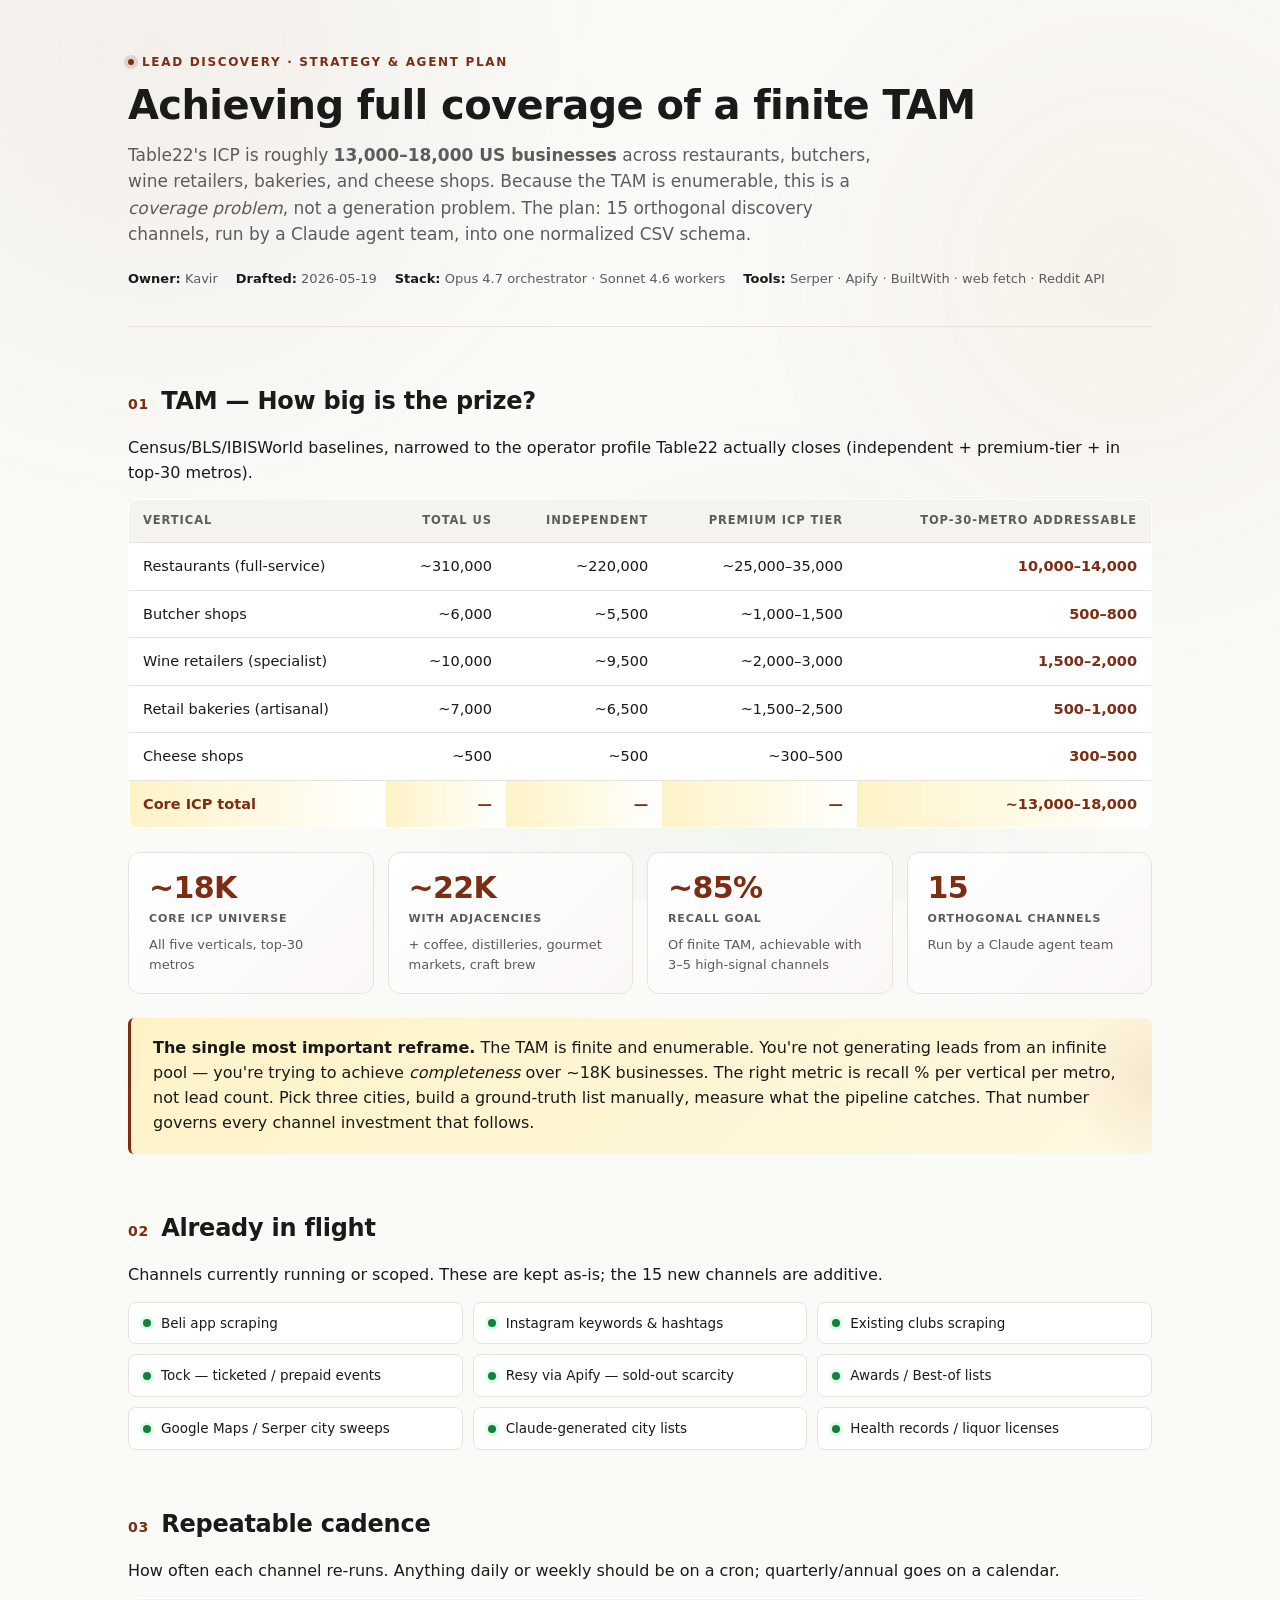
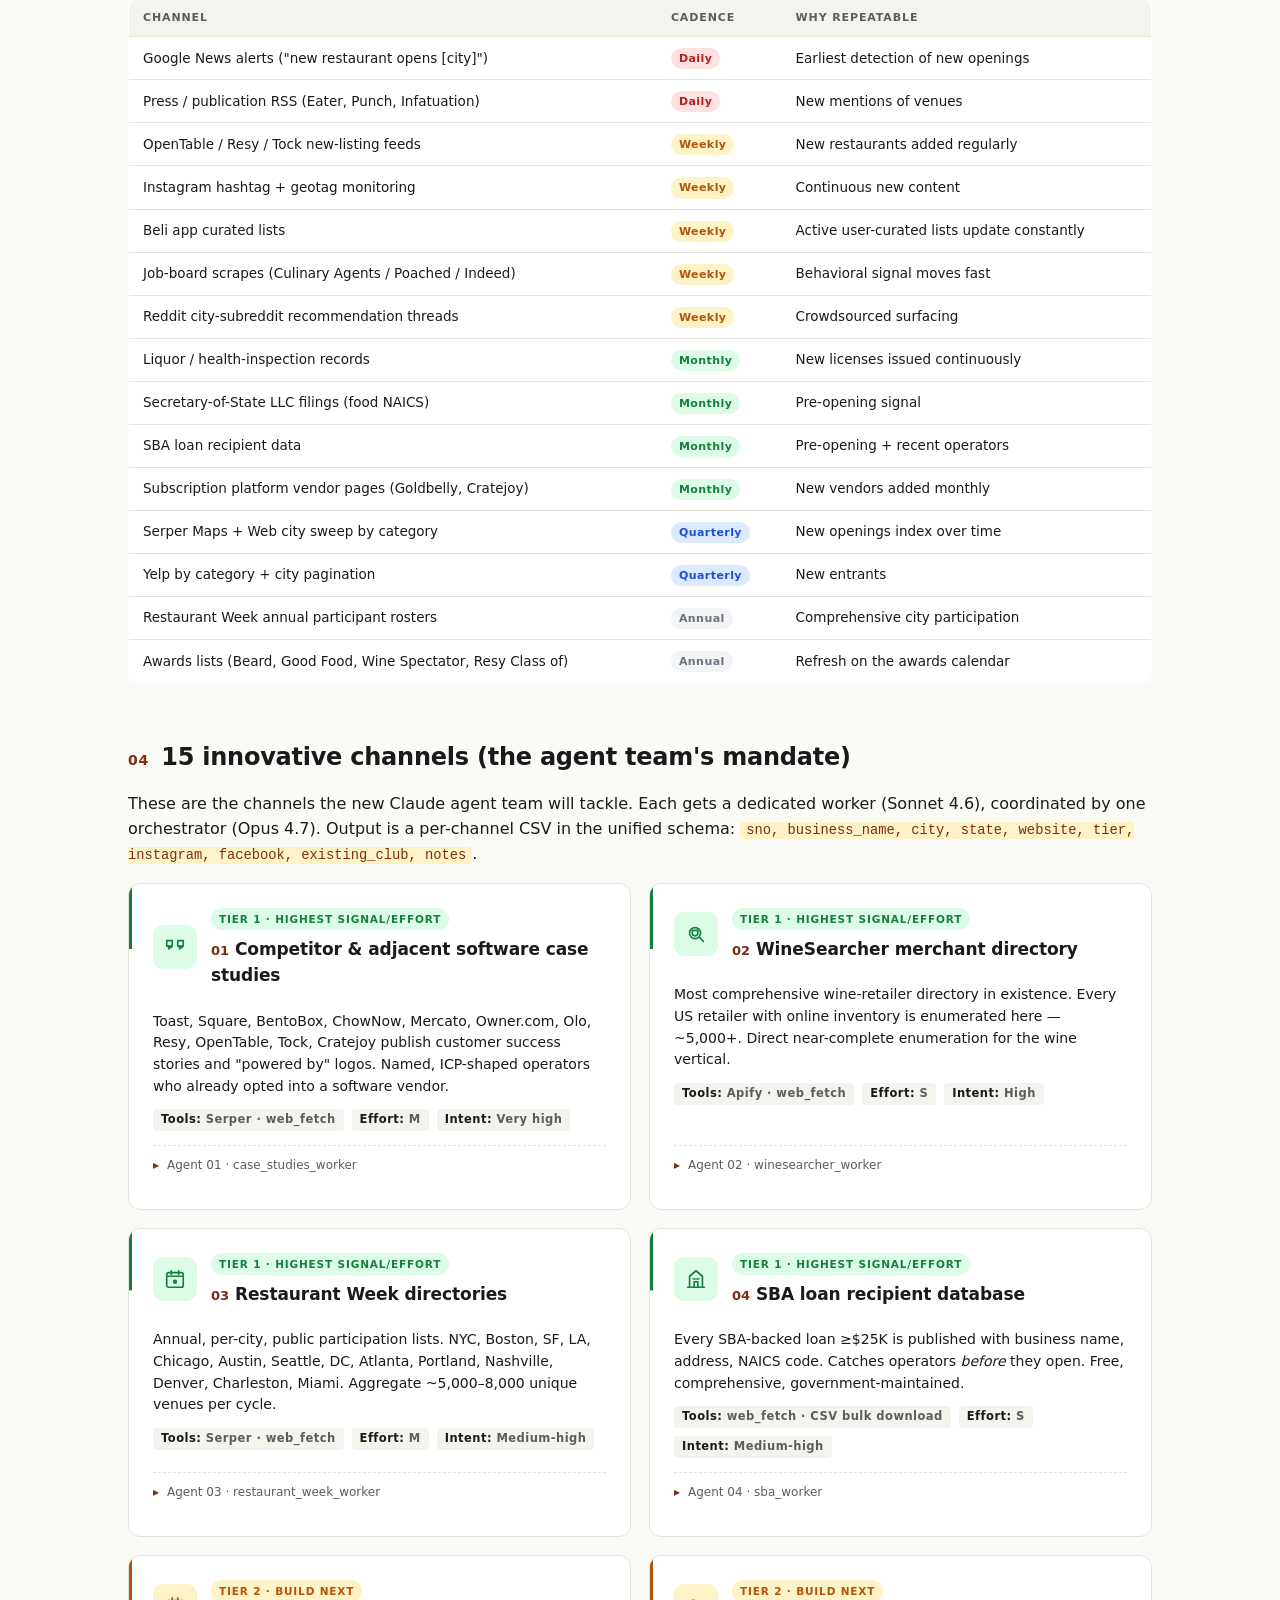
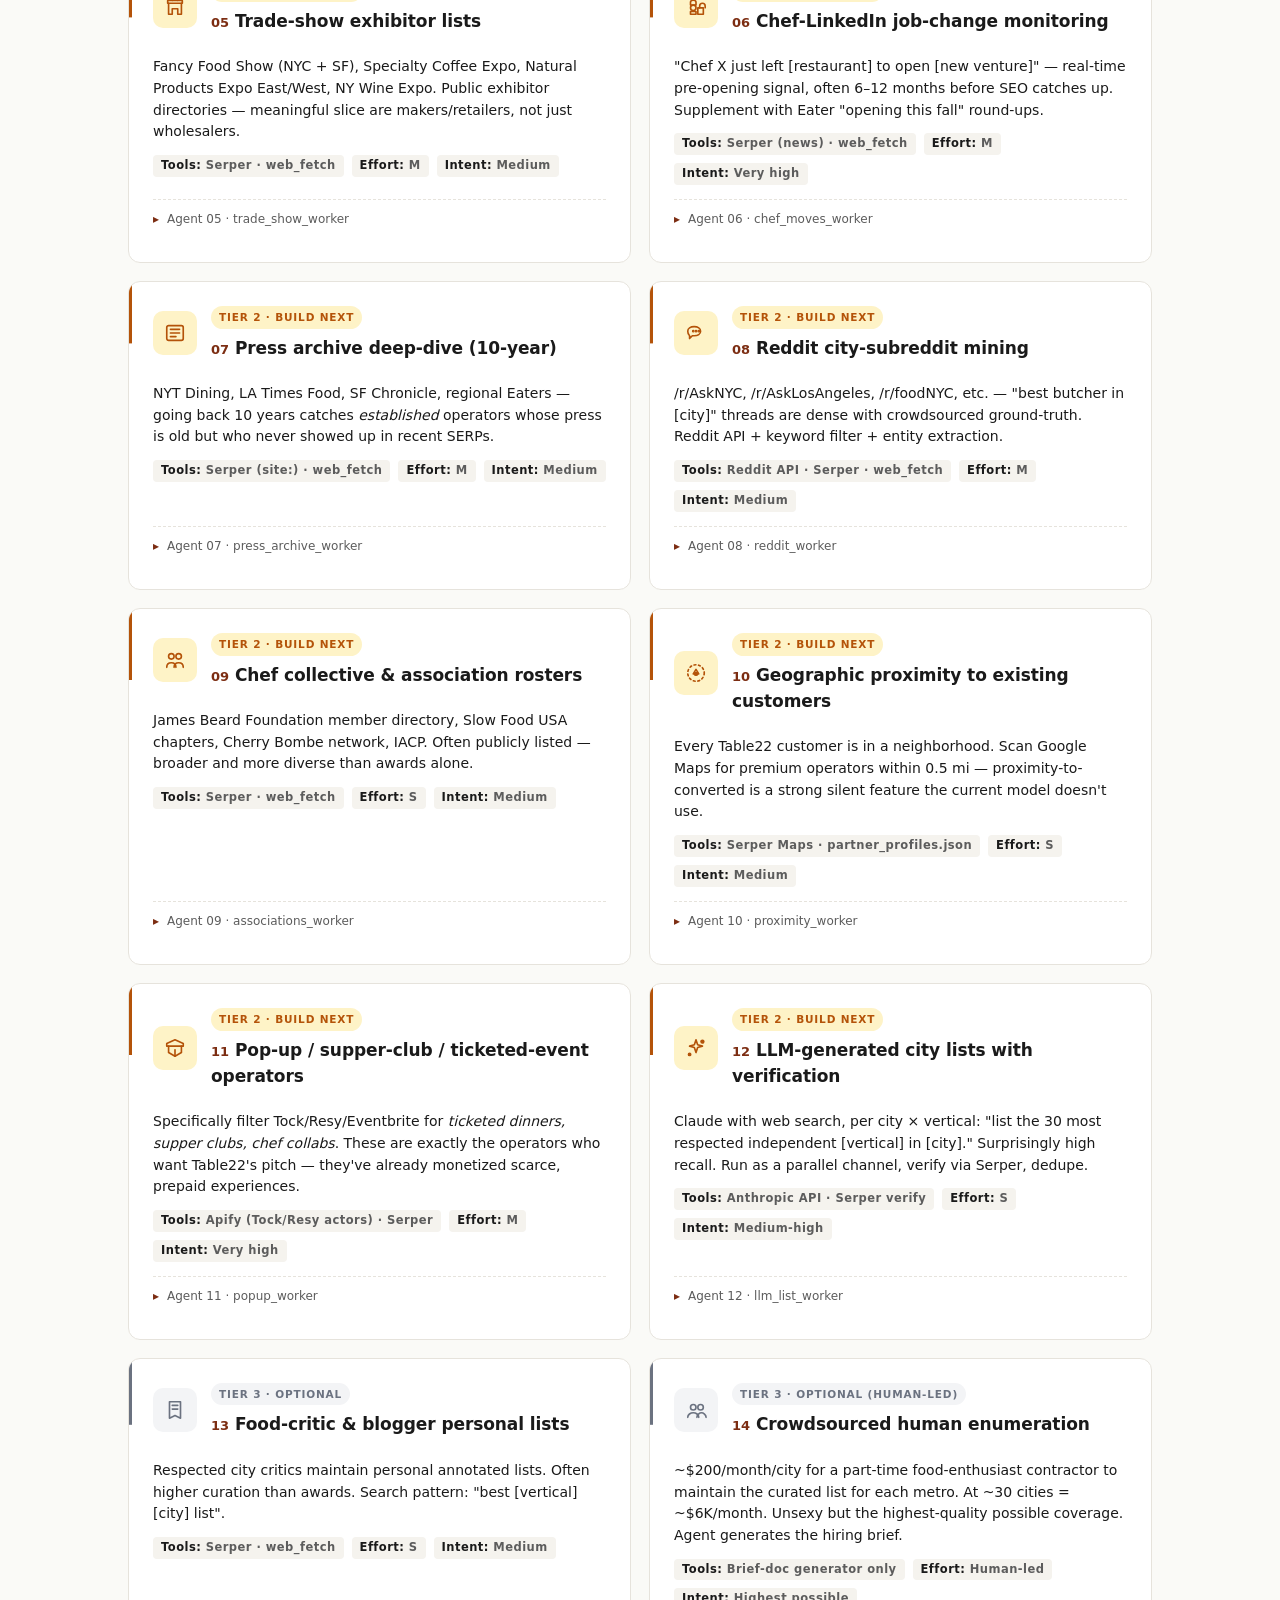
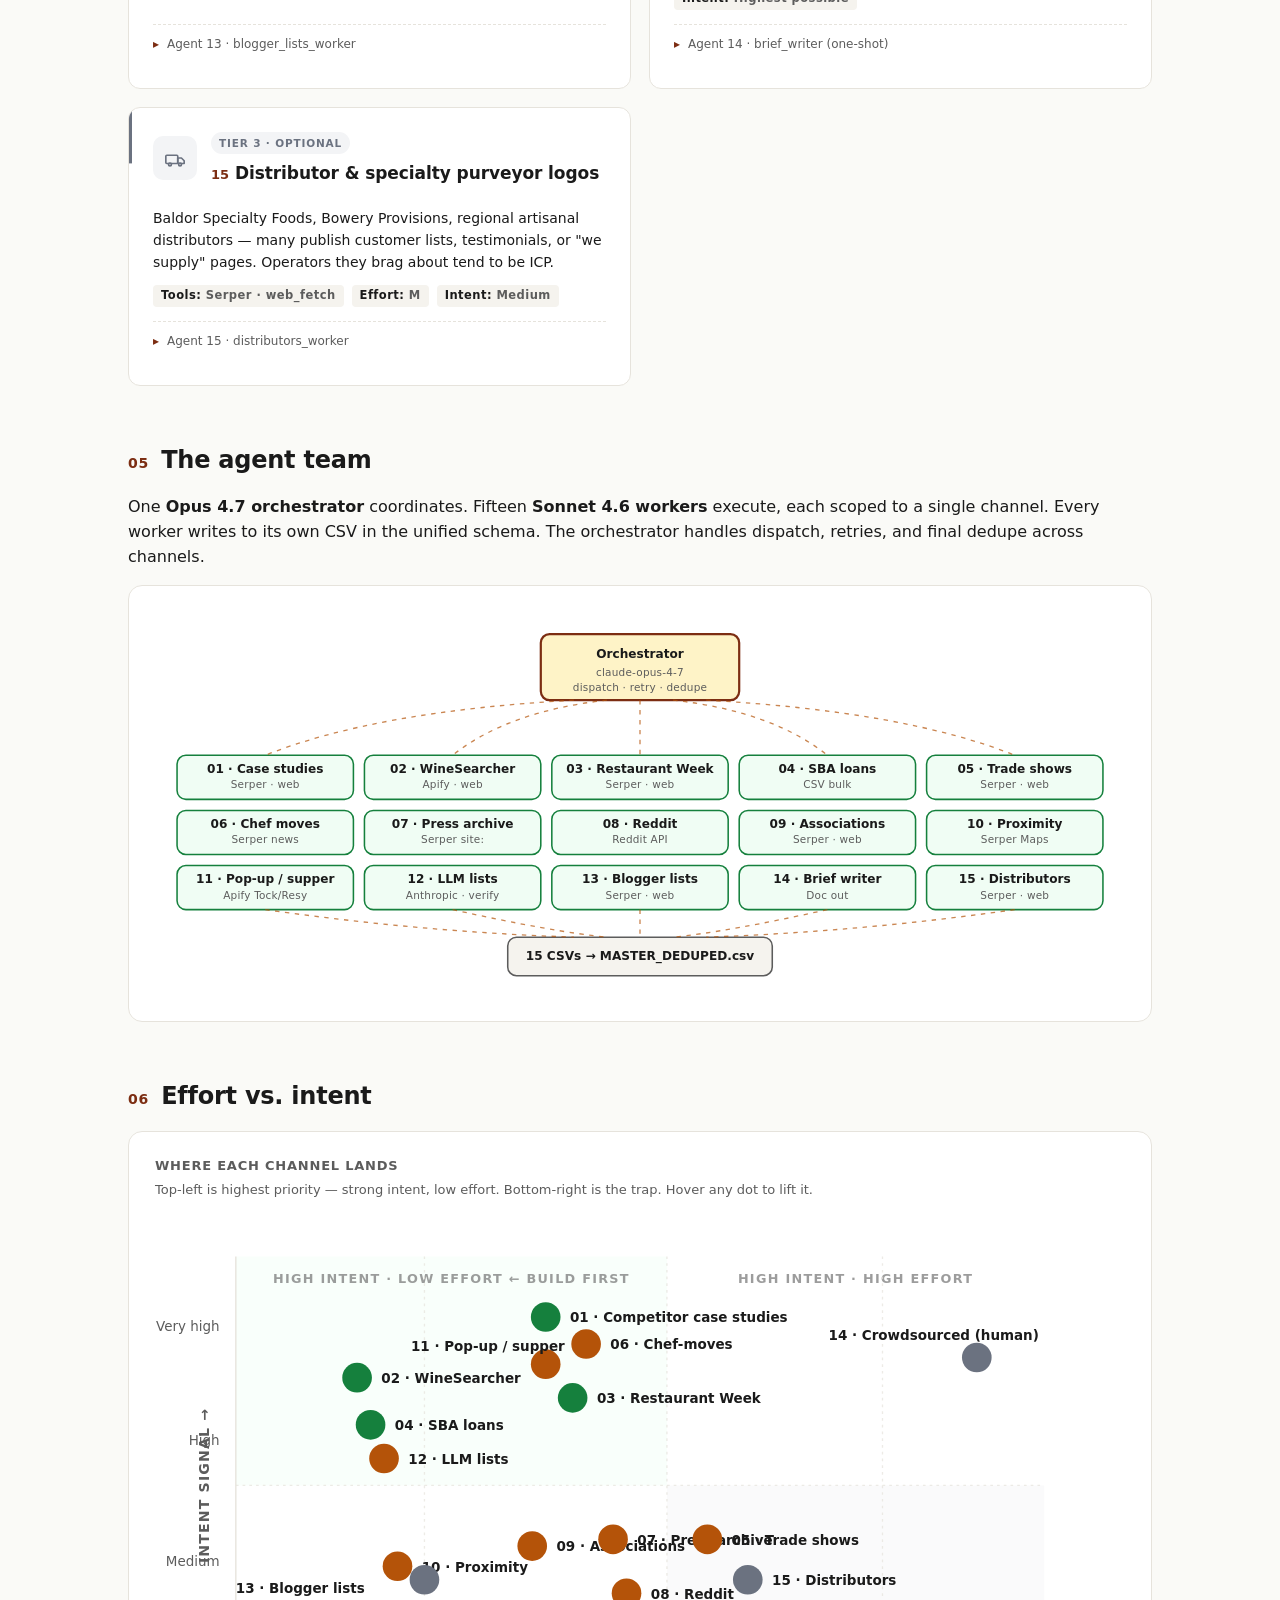
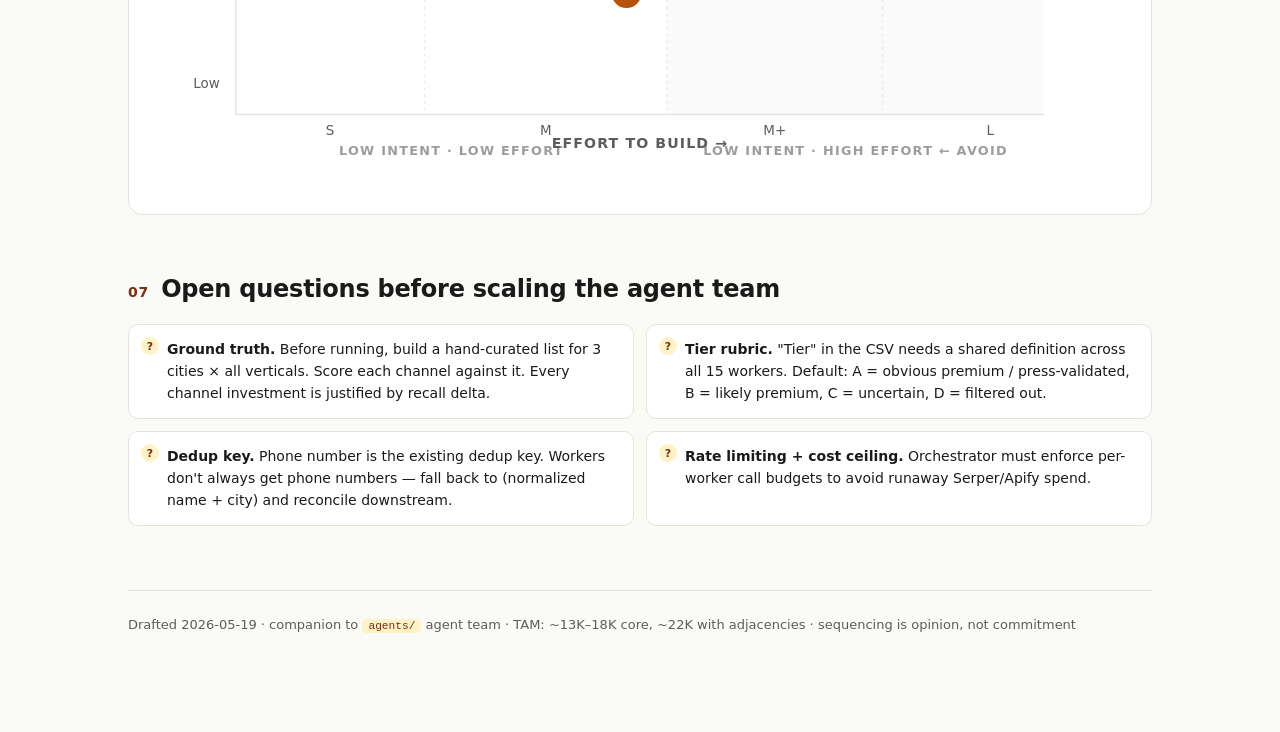
<file: lead-discovery-plan.html>
<!DOCTYPE html>
<html lang="en">
<head>
<meta charset="UTF-8" />
<meta name="viewport" content="width=device-width, initial-scale=1.0" />
<title>Lead Discovery Strategy — Table22</title>
<style>
  :root {
    --bg: #fafaf7;
    --bg-deep: #f3f0e8;
    --panel: #ffffff;
    --ink: #1a1a1a;
    --muted: #5c5c5c;
    --line: #e6e3dc;
    --accent: #7c2d12;
    --accent-2: #b45309;
    --accent-soft: #fef3c7;
    --tier1: #15803d;
    --tier1-bg: #dcfce7;
    --tier2: #b45309;
    --tier2-bg: #fef3c7;
    --tier3: #6b7280;
    --tier3-bg: #f3f4f6;
    --flow: #b45309;
  }
  * { box-sizing: border-box; }
  html { scroll-behavior: smooth; }
  body {
    margin: 0;
    padding: 0;
    color: var(--ink);
    font-family: ui-sans-serif, system-ui, -apple-system, "Segoe UI", Helvetica, Arial, sans-serif;
    font-size: 16px;
    line-height: 1.55;
    -webkit-font-smoothing: antialiased;
    background: var(--bg);
    overflow-x: hidden;
  }
  body::before {
    content: "";
    position: fixed;
    inset: 0;
    z-index: -1;
    background:
      radial-gradient(900px circle at 12% 6%, rgba(124, 45, 18, 0.05), transparent 55%),
      radial-gradient(800px circle at 88% 30%, rgba(180, 83, 9, 0.05), transparent 55%),
      radial-gradient(700px circle at 60% 88%, rgba(21, 128, 61, 0.04), transparent 55%);
    animation: drift 22s ease-in-out infinite alternate;
  }
  @keyframes drift {
    0% { transform: translate3d(0, 0, 0) scale(1); }
    100% { transform: translate3d(-2%, 1%, 0) scale(1.06); }
  }
  .wrap {
    max-width: 1080px;
    margin: 0 auto;
    padding: 48px 28px 96px;
  }
  header.hero {
    border-bottom: 1px solid var(--line);
    padding-bottom: 36px;
    margin-bottom: 36px;
  }
  .eyebrow {
    color: var(--accent);
    font-size: 12px;
    letter-spacing: 0.14em;
    text-transform: uppercase;
    font-weight: 600;
    margin: 0 0 12px;
    display: inline-flex;
    align-items: center;
    gap: 8px;
  }
  .eyebrow::before {
    content: "";
    width: 6px; height: 6px;
    border-radius: 50%;
    background: var(--accent);
    box-shadow: 0 0 0 4px rgba(124, 45, 18, 0.15);
    animation: pulse 2.4s ease-in-out infinite;
  }
  @keyframes pulse {
    0%, 100% { transform: scale(1); box-shadow: 0 0 0 4px rgba(124, 45, 18, 0.18); }
    50% { transform: scale(1.3); box-shadow: 0 0 0 8px rgba(124, 45, 18, 0.06); }
  }
  h1 {
    font-size: 40px;
    line-height: 1.12;
    margin: 0 0 14px;
    font-weight: 700;
    letter-spacing: -0.015em;
  }
  code {
    font-family: "SF Mono", ui-monospace, Menlo, Consolas, monospace;
    font-size: 0.86em;
    background: var(--accent-soft);
    padding: 1px 6px;
    border-radius: 4px;
    color: var(--accent);
  }
  .subtitle { color: var(--muted); font-size: 17px; max-width: 760px; margin: 0; }
  .meta {
    display: flex; gap: 18px; flex-wrap: wrap;
    margin-top: 22px;
    color: var(--muted);
    font-size: 13px;
  }
  .meta span strong { color: var(--ink); }
  h2 {
    font-size: 24px;
    margin: 56px 0 16px;
    letter-spacing: -0.01em;
    display: flex;
    align-items: baseline;
    gap: 12px;
  }
  h2 .num {
    color: var(--accent);
    font-variant-numeric: tabular-nums;
    font-size: 14px;
    font-weight: 700;
    letter-spacing: 0.06em;
  }
  p { margin: 0 0 14px; }
  .callout {
    background: linear-gradient(135deg, var(--accent-soft) 0%, #fff7e0 100%);
    border-left: 3px solid var(--accent);
    padding: 18px 22px;
    border-radius: 6px;
    margin: 0 0 16px;
    position: relative;
    overflow: hidden;
  }
  .callout::after {
    content: "";
    position: absolute;
    top: -30%; right: -10%;
    width: 200px; height: 200px;
    background: radial-gradient(circle, rgba(124, 45, 18, 0.08), transparent 60%);
    pointer-events: none;
  }
  .callout p:last-child { margin-bottom: 0; }

  /* TAM TABLE */
  .tam-table {
    width: 100%;
    border-collapse: collapse;
    background: var(--panel);
    border: 1px solid var(--line);
    border-radius: 10px;
    overflow: hidden;
    margin-top: 12px;
    font-size: 14.5px;
  }
  .tam-table th, .tam-table td {
    text-align: right;
    padding: 12px 14px;
    border-bottom: 1px solid var(--line);
  }
  .tam-table th:first-child, .tam-table td:first-child { text-align: left; }
  .tam-table th {
    background: #f5f3ee;
    font-weight: 600;
    font-size: 11.5px;
    text-transform: uppercase;
    letter-spacing: 0.08em;
    color: var(--muted);
  }
  .tam-table tr.total td {
    background: linear-gradient(90deg, var(--accent-soft), transparent);
    font-weight: 700;
    color: var(--accent);
    border-bottom: none;
  }
  .tam-table tr:hover td { background: #faf8f2; }
  .tam-table tr.total:hover td { background: var(--accent-soft); }
  .tam-table td.hot { color: var(--accent); font-weight: 600; }

  .stats {
    display: grid;
    grid-template-columns: repeat(4, 1fr);
    gap: 14px;
    margin: 24px 0 8px;
  }
  .stat {
    background: var(--panel);
    border: 1px solid var(--line);
    border-radius: 12px;
    padding: 18px 20px;
    position: relative;
    overflow: hidden;
    transition: transform 0.22s ease, box-shadow 0.22s ease;
  }
  .stat:hover { transform: translateY(-2px); box-shadow: 0 12px 24px -16px rgba(0,0,0,.18); }
  .stat::before {
    content: "";
    position: absolute;
    inset: 0;
    background: linear-gradient(135deg, transparent 0%, rgba(124,45,18,0.04) 100%);
    pointer-events: none;
  }
  .stat .num {
    font-size: 30px;
    font-weight: 700;
    letter-spacing: -0.02em;
    color: var(--accent);
    font-variant-numeric: tabular-nums;
    line-height: 1.1;
  }
  .stat .lbl {
    font-size: 11px;
    text-transform: uppercase;
    letter-spacing: 0.08em;
    color: var(--muted);
    margin-top: 6px;
    font-weight: 600;
  }
  .stat .sub {
    margin-top: 8px;
    font-size: 13px;
    color: var(--muted);
  }

  /* IN-FLIGHT */
  .inflight {
    display: grid;
    grid-template-columns: repeat(3, 1fr);
    gap: 10px;
    margin-top: 12px;
  }
  .inflight .chip {
    background: var(--panel);
    border: 1px solid var(--line);
    border-radius: 8px;
    padding: 10px 14px;
    font-size: 13.5px;
    display: flex;
    align-items: center;
    gap: 10px;
    transition: border-color 0.2s ease;
  }
  .inflight .chip:hover { border-color: var(--accent-2); }
  .inflight .chip::before {
    content: "";
    width: 8px;
    height: 8px;
    border-radius: 50%;
    background: var(--tier1);
    flex-shrink: 0;
    box-shadow: 0 0 0 3px var(--tier1-bg);
  }

  /* REPEATABLE CADENCE */
  table.cadence {
    width: 100%;
    border-collapse: collapse;
    margin-top: 12px;
    background: var(--panel);
    border: 1px solid var(--line);
    border-radius: 10px;
    overflow: hidden;
    font-size: 13.5px;
  }
  table.cadence th, table.cadence td {
    padding: 10px 14px;
    text-align: left;
    border-bottom: 1px solid var(--line);
  }
  table.cadence th {
    background: #f5f3ee;
    font-size: 11px;
    text-transform: uppercase;
    letter-spacing: 0.08em;
    color: var(--muted);
    font-weight: 600;
  }
  table.cadence tr:last-child td { border-bottom: none; }
  table.cadence tr:hover td { background: #faf8f2; }
  .cad-pill {
    display: inline-block;
    padding: 2px 8px;
    border-radius: 999px;
    font-size: 11px;
    font-weight: 700;
    letter-spacing: 0.04em;
  }
  .cad-daily { background: #fee2e2; color: #b91c1c; }
  .cad-weekly { background: #fef3c7; color: #b45309; }
  .cad-monthly { background: #dcfce7; color: var(--tier1); }
  .cad-quarterly { background: #dbeafe; color: #1d4ed8; }
  .cad-annual { background: #f3f4f6; color: var(--tier3); }

  /* CHANNEL CARDS */
  .grid {
    display: grid;
    grid-template-columns: repeat(2, 1fr);
    gap: 18px;
    margin-top: 16px;
  }
  .card {
    background: var(--panel);
    border: 1px solid var(--line);
    border-radius: 12px;
    padding: 22px 24px 20px;
    display: flex;
    flex-direction: column;
    position: relative;
    transition: transform 0.22s ease, box-shadow 0.22s ease, border-color 0.22s ease;
    overflow: hidden;
  }
  .card::before {
    content: "";
    position: absolute;
    left: 0; top: 0;
    width: 3px;
    height: 100%;
    background: var(--tier3);
    transform: scaleY(0.2);
    transform-origin: top;
    transition: transform 0.35s ease;
  }
  .card.t1::before { background: var(--tier1); }
  .card.t2::before { background: var(--tier2); }
  .card:hover {
    transform: translateY(-3px);
    box-shadow: 0 14px 30px -18px rgba(0, 0, 0, 0.18);
    border-color: #d4cfc2;
  }
  .card:hover::before { transform: scaleY(1); }
  .card-head {
    display: flex;
    align-items: center;
    gap: 14px;
    margin-bottom: 10px;
  }
  .icon-bubble {
    width: 44px;
    height: 44px;
    border-radius: 10px;
    display: flex;
    align-items: center;
    justify-content: center;
    flex-shrink: 0;
    background: var(--tier3-bg);
    color: var(--tier3);
    transition: transform 0.3s ease;
  }
  .card.t1 .icon-bubble { background: var(--tier1-bg); color: var(--tier1); }
  .card.t2 .icon-bubble { background: var(--tier2-bg); color: var(--tier2); }
  .card:hover .icon-bubble { transform: rotate(-6deg) scale(1.05); }
  .icon-bubble svg { width: 22px; height: 22px; }
  .card .tier {
    display: inline-block;
    font-size: 10.5px;
    font-weight: 700;
    letter-spacing: 0.08em;
    text-transform: uppercase;
    padding: 3px 8px;
    border-radius: 999px;
    margin-bottom: 2px;
  }
  .tier-1 { background: var(--tier1-bg); color: var(--tier1); }
  .tier-2 { background: var(--tier2-bg); color: var(--tier2); }
  .tier-3 { background: var(--tier3-bg); color: var(--tier3); }
  .card h3 {
    margin: 4px 0 0;
    font-size: 17px;
    letter-spacing: -0.005em;
  }
  .card h3 .num {
    color: var(--accent);
    font-size: 13px;
    font-weight: 700;
    margin-right: 6px;
    font-variant-numeric: tabular-nums;
  }
  .card .lede {
    color: var(--ink);
    font-size: 14px;
    margin: 12px 0 12px;
  }
  .card .meta-row {
    display: flex;
    gap: 8px;
    flex-wrap: wrap;
    margin-bottom: 14px;
    font-size: 11.5px;
  }
  .card .meta-row .m {
    padding: 2px 8px;
    background: #f5f3ee;
    border-radius: 4px;
    color: var(--muted);
    font-weight: 600;
    letter-spacing: 0.04em;
  }
  .card .meta-row .m strong { color: var(--ink); }
  .card .agent {
    font-size: 12px;
    color: var(--muted);
    border-top: 1px dashed var(--line);
    padding-top: 10px;
    margin-top: auto;
    display: flex;
    align-items: center;
    gap: 8px;
  }
  .card .agent::before {
    content: "▸";
    color: var(--accent);
  }

  /* CHART */
  .chart {
    background: var(--panel);
    border: 1px solid var(--line);
    border-radius: 14px;
    padding: 24px 26px;
    margin-top: 16px;
  }
  .chart h4 {
    margin: 0 0 4px;
    font-size: 13px;
    letter-spacing: 0.06em;
    text-transform: uppercase;
    color: var(--muted);
    font-weight: 600;
  }
  .chart p.note {
    margin: 0 0 16px;
    font-size: 13px;
    color: var(--muted);
  }
  .chart svg { width: 100%; height: auto; }
  .axis-line { stroke: var(--line); stroke-width: 1; }
  .axis-grid { stroke: var(--line); stroke-width: 1; stroke-dasharray: 2 3; opacity: 0.7; }
  .axis-label { font: 600 10.5px ui-sans-serif, system-ui, sans-serif; fill: var(--muted); letter-spacing: 0.08em; text-transform: uppercase; }
  .axis-tick { font: 500 10px ui-sans-serif, system-ui, sans-serif; fill: var(--muted); }
  .dot { transition: transform 0.25s ease; transform-origin: center; transform-box: fill-box; cursor: default; }
  .dot:hover { transform: scale(1.4); }
  .dot-label { font: 600 10px ui-sans-serif, system-ui, sans-serif; fill: var(--ink); }
  .dot.t1 { fill: var(--tier1); }
  .dot.t2 { fill: var(--tier2); }
  .dot.t3 { fill: var(--tier3); }
  .quadrant-label {
    font: 600 9.5px ui-sans-serif, system-ui, sans-serif;
    fill: var(--muted);
    letter-spacing: 0.1em;
    text-transform: uppercase;
    opacity: 0.6;
  }

  /* AGENT TEAM DIAGRAM */
  .team-diagram {
    background: var(--panel);
    border: 1px solid var(--line);
    border-radius: 14px;
    padding: 26px;
    margin-top: 16px;
  }
  .team-diagram svg { width: 100%; height: auto; }
  .team-node { fill: var(--panel); stroke: var(--line); stroke-width: 1.4; rx: 8; }
  .team-node.orch { fill: #fef3c7; stroke: var(--accent); stroke-width: 2; }
  .team-node.worker { fill: #f0fdf4; stroke: var(--tier1); }
  .team-node.out { fill: #f5f3ee; stroke: var(--muted); }
  .team-label { font: 600 11px ui-sans-serif, system-ui, sans-serif; fill: var(--ink); }
  .team-label.s { font-size: 9.5px; fill: var(--muted); font-weight: 500; letter-spacing: 0.02em; }
  .team-label.b { font-weight: 700; }
  .team-flow {
    fill: none;
    stroke: var(--flow);
    stroke-width: 1.2;
    stroke-dasharray: 4 5;
    opacity: 0.7;
    animation: flow 1.4s linear infinite;
  }
  @keyframes flow { to { stroke-dashoffset: -18; } }

  /* QUESTIONS */
  ul.questions {
    list-style: none;
    padding: 0;
    margin: 12px 0 0;
    display: grid;
    grid-template-columns: 1fr 1fr;
    gap: 12px;
  }
  ul.questions li {
    background: var(--panel);
    border: 1px solid var(--line);
    border-radius: 10px;
    padding: 14px 16px;
    font-size: 14px;
    position: relative;
    padding-left: 38px;
    transition: border-color 0.2s ease;
  }
  ul.questions li:hover { border-color: #d4cfc2; }
  ul.questions li::before {
    content: "?";
    position: absolute;
    left: 12px;
    top: 12px;
    width: 18px;
    height: 18px;
    border-radius: 50%;
    background: var(--accent-soft);
    color: var(--accent);
    font-weight: 700;
    font-size: 11px;
    display: flex;
    align-items: center;
    justify-content: center;
  }
  footer {
    margin-top: 64px;
    padding-top: 24px;
    border-top: 1px solid var(--line);
    color: var(--muted);
    font-size: 13px;
  }
  .reveal {
    opacity: 0;
    transform: translateY(18px);
    transition: opacity 0.7s ease, transform 0.7s ease;
  }
  .reveal.in { opacity: 1; transform: translateY(0); }
  .stagger > * { transition-delay: calc(var(--i, 0) * 70ms); }
  @media (prefers-reduced-motion: reduce) {
    *, *::before, *::after { animation: none !important; transition: none !important; }
    .reveal { opacity: 1; transform: none; }
  }
  @media (max-width: 760px) {
    h1 { font-size: 30px; }
    .grid, ul.questions, .stats, .inflight { grid-template-columns: 1fr; }
    .stats { grid-template-columns: 1fr 1fr; }
    .card dl { grid-template-columns: 100px 1fr; }
  }
</style>
</head>
<body>
<div class="wrap">

<!-- HERO -->
<header class="hero reveal">
  <p class="eyebrow">Lead Discovery · Strategy & Agent Plan</p>
  <h1>Achieving full coverage of a finite TAM</h1>
  <p class="subtitle">
    Table22's ICP is roughly <strong>13,000–18,000 US businesses</strong> across restaurants, butchers, wine retailers,
    bakeries, and cheese shops. Because the TAM is enumerable, this is a <em>coverage problem</em>, not a generation
    problem. The plan: 15 orthogonal discovery channels, run by a Claude agent team, into one normalized CSV schema.
  </p>
  <div class="meta">
    <span><strong>Owner:</strong> Kavir</span>
    <span><strong>Drafted:</strong> 2026-05-19</span>
    <span><strong>Stack:</strong> Opus 4.7 orchestrator · Sonnet 4.6 workers</span>
    <span><strong>Tools:</strong> Serper · Apify · BuiltWith · web fetch · Reddit API</span>
  </div>
</header>

<!-- TAM -->
<section class="reveal">
  <h2><span class="num">01</span>TAM — How big is the prize?</h2>
  <p>
    Census/BLS/IBISWorld baselines, narrowed to the operator profile Table22 actually closes
    (independent + premium-tier + in top-30 metros).
  </p>
  <table class="tam-table">
    <thead>
      <tr>
        <th>Vertical</th>
        <th>Total US</th>
        <th>Independent</th>
        <th>Premium ICP tier</th>
        <th>Top-30-metro addressable</th>
      </tr>
    </thead>
    <tbody>
      <tr>
        <td>Restaurants (full-service)</td>
        <td>~310,000</td>
        <td>~220,000</td>
        <td>~25,000–35,000</td>
        <td class="hot">10,000–14,000</td>
      </tr>
      <tr>
        <td>Butcher shops</td>
        <td>~6,000</td>
        <td>~5,500</td>
        <td>~1,000–1,500</td>
        <td class="hot">500–800</td>
      </tr>
      <tr>
        <td>Wine retailers (specialist)</td>
        <td>~10,000</td>
        <td>~9,500</td>
        <td>~2,000–3,000</td>
        <td class="hot">1,500–2,000</td>
      </tr>
      <tr>
        <td>Retail bakeries (artisanal)</td>
        <td>~7,000</td>
        <td>~6,500</td>
        <td>~1,500–2,500</td>
        <td class="hot">500–1,000</td>
      </tr>
      <tr>
        <td>Cheese shops</td>
        <td>~500</td>
        <td>~500</td>
        <td>~300–500</td>
        <td class="hot">300–500</td>
      </tr>
      <tr class="total">
        <td>Core ICP total</td>
        <td>—</td>
        <td>—</td>
        <td>—</td>
        <td>~13,000–18,000</td>
      </tr>
    </tbody>
  </table>

  <div class="stats">
    <div class="stat">
      <div class="num">~18K</div>
      <div class="lbl">Core ICP universe</div>
      <div class="sub">All five verticals, top-30 metros</div>
    </div>
    <div class="stat">
      <div class="num">~22K</div>
      <div class="lbl">With adjacencies</div>
      <div class="sub">+ coffee, distilleries, gourmet markets, craft brew</div>
    </div>
    <div class="stat">
      <div class="num">~85%</div>
      <div class="lbl">Recall goal</div>
      <div class="sub">Of finite TAM, achievable with 3–5 high-signal channels</div>
    </div>
    <div class="stat">
      <div class="num">15</div>
      <div class="lbl">Orthogonal channels</div>
      <div class="sub">Run by a Claude agent team</div>
    </div>
  </div>

  <div class="callout" style="margin-top: 24px;">
    <p>
      <strong>The single most important reframe.</strong> The TAM is finite and enumerable. You're not generating leads
      from an infinite pool — you're trying to achieve <em>completeness</em> over ~18K businesses. The right metric is
      recall % per vertical per metro, not lead count. Pick three cities, build a ground-truth list manually, measure
      what the pipeline catches. That number governs every channel investment that follows.
    </p>
  </div>
</section>

<!-- IN-FLIGHT -->
<section class="reveal">
  <h2><span class="num">02</span>Already in flight</h2>
  <p>Channels currently running or scoped. These are kept as-is; the 15 new channels are additive.</p>
  <div class="inflight stagger">
    <div class="chip reveal" style="--i:0">Beli app scraping</div>
    <div class="chip reveal" style="--i:1">Instagram keywords & hashtags</div>
    <div class="chip reveal" style="--i:2">Existing clubs scraping</div>
    <div class="chip reveal" style="--i:3">Tock — ticketed / prepaid events</div>
    <div class="chip reveal" style="--i:4">Resy via Apify — sold-out scarcity</div>
    <div class="chip reveal" style="--i:5">Awards / Best-of lists</div>
    <div class="chip reveal" style="--i:6">Google Maps / Serper city sweeps</div>
    <div class="chip reveal" style="--i:7">Claude-generated city lists</div>
    <div class="chip reveal" style="--i:8">Health records / liquor licenses</div>
  </div>
</section>

<!-- REPEATABLE CADENCE -->
<section class="reveal">
  <h2><span class="num">03</span>Repeatable cadence</h2>
  <p>How often each channel re-runs. Anything daily or weekly should be on a cron; quarterly/annual goes on a calendar.</p>
  <table class="cadence">
    <thead>
      <tr><th>Channel</th><th>Cadence</th><th>Why repeatable</th></tr>
    </thead>
    <tbody>
      <tr><td>Google News alerts ("new restaurant opens [city]")</td><td><span class="cad-pill cad-daily">Daily</span></td><td>Earliest detection of new openings</td></tr>
      <tr><td>Press / publication RSS (Eater, Punch, Infatuation)</td><td><span class="cad-pill cad-daily">Daily</span></td><td>New mentions of venues</td></tr>
      <tr><td>OpenTable / Resy / Tock new-listing feeds</td><td><span class="cad-pill cad-weekly">Weekly</span></td><td>New restaurants added regularly</td></tr>
      <tr><td>Instagram hashtag + geotag monitoring</td><td><span class="cad-pill cad-weekly">Weekly</span></td><td>Continuous new content</td></tr>
      <tr><td>Beli app curated lists</td><td><span class="cad-pill cad-weekly">Weekly</span></td><td>Active user-curated lists update constantly</td></tr>
      <tr><td>Job-board scrapes (Culinary Agents / Poached / Indeed)</td><td><span class="cad-pill cad-weekly">Weekly</span></td><td>Behavioral signal moves fast</td></tr>
      <tr><td>Reddit city-subreddit recommendation threads</td><td><span class="cad-pill cad-weekly">Weekly</span></td><td>Crowdsourced surfacing</td></tr>
      <tr><td>Liquor / health-inspection records</td><td><span class="cad-pill cad-monthly">Monthly</span></td><td>New licenses issued continuously</td></tr>
      <tr><td>Secretary-of-State LLC filings (food NAICS)</td><td><span class="cad-pill cad-monthly">Monthly</span></td><td>Pre-opening signal</td></tr>
      <tr><td>SBA loan recipient data</td><td><span class="cad-pill cad-monthly">Monthly</span></td><td>Pre-opening + recent operators</td></tr>
      <tr><td>Subscription platform vendor pages (Goldbelly, Cratejoy)</td><td><span class="cad-pill cad-monthly">Monthly</span></td><td>New vendors added monthly</td></tr>
      <tr><td>Serper Maps + Web city sweep by category</td><td><span class="cad-pill cad-quarterly">Quarterly</span></td><td>New openings index over time</td></tr>
      <tr><td>Yelp by category + city pagination</td><td><span class="cad-pill cad-quarterly">Quarterly</span></td><td>New entrants</td></tr>
      <tr><td>Restaurant Week annual participant rosters</td><td><span class="cad-pill cad-annual">Annual</span></td><td>Comprehensive city participation</td></tr>
      <tr><td>Awards lists (Beard, Good Food, Wine Spectator, Resy Class of)</td><td><span class="cad-pill cad-annual">Annual</span></td><td>Refresh on the awards calendar</td></tr>
    </tbody>
  </table>
</section>

<!-- INNOVATIVE CHANNELS -->
<section>
  <h2 class="reveal"><span class="num">04</span>15 innovative channels (the agent team's mandate)</h2>
  <p class="reveal">
    These are the channels the new Claude agent team will tackle. Each gets a dedicated worker (Sonnet 4.6), coordinated
    by one orchestrator (Opus 4.7). Output is a per-channel CSV in the unified schema:
    <code>sno, business_name, city, state, website, tier, instagram, facebook, existing_club, notes</code>.
  </p>
  <div class="grid stagger">

    <div class="card t1 reveal" style="--i:0">
      <div class="card-head">
        <div class="icon-bubble">
          <svg viewBox="0 0 24 24" fill="none" stroke="currentColor" stroke-width="1.8" stroke-linecap="round" stroke-linejoin="round">
            <path d="M3 5h6v6H3z"/><path d="M5 11v3l3-2"/>
            <path d="M15 5h6v6h-6z"/><path d="M17 11v3l3-2"/>
          </svg>
        </div>
        <div>
          <span class="tier tier-1">Tier 1 · Highest signal/effort</span>
          <h3><span class="num">01</span>Competitor & adjacent software case studies</h3>
        </div>
      </div>
      <p class="lede">
        Toast, Square, BentoBox, ChowNow, Mercato, Owner.com, Olo, Resy, OpenTable, Tock, Cratejoy publish customer
        success stories and "powered by" logos. Named, ICP-shaped operators who already opted into a software vendor.
      </p>
      <div class="meta-row">
        <span class="m"><strong>Tools:</strong> Serper · web_fetch</span>
        <span class="m"><strong>Effort:</strong> M</span>
        <span class="m"><strong>Intent:</strong> Very high</span>
      </div>
      <p class="agent">Agent 01 · case_studies_worker</p>
    </div>

    <div class="card t1 reveal" style="--i:1">
      <div class="card-head">
        <div class="icon-bubble">
          <svg viewBox="0 0 24 24" fill="none" stroke="currentColor" stroke-width="1.8" stroke-linecap="round" stroke-linejoin="round">
            <circle cx="11" cy="11" r="6"/><path d="m20 20-4.5-4.5"/>
            <path d="M8 8h6v3a3 3 0 0 1-6 0z"/>
          </svg>
        </div>
        <div>
          <span class="tier tier-1">Tier 1 · Highest signal/effort</span>
          <h3><span class="num">02</span>WineSearcher merchant directory</h3>
        </div>
      </div>
      <p class="lede">
        Most comprehensive wine-retailer directory in existence. Every US retailer with online inventory is enumerated
        here — ~5,000+. Direct near-complete enumeration for the wine vertical.
      </p>
      <div class="meta-row">
        <span class="m"><strong>Tools:</strong> Apify · web_fetch</span>
        <span class="m"><strong>Effort:</strong> S</span>
        <span class="m"><strong>Intent:</strong> High</span>
      </div>
      <p class="agent">Agent 02 · winesearcher_worker</p>
    </div>

    <div class="card t1 reveal" style="--i:2">
      <div class="card-head">
        <div class="icon-bubble">
          <svg viewBox="0 0 24 24" fill="none" stroke="currentColor" stroke-width="1.8" stroke-linecap="round" stroke-linejoin="round">
            <rect x="3" y="5" width="18" height="16" rx="2"/>
            <path d="M3 9h18"/><path d="M8 3v4"/><path d="M16 3v4"/>
            <circle cx="12" cy="15" r="1.5" fill="currentColor"/>
          </svg>
        </div>
        <div>
          <span class="tier tier-1">Tier 1 · Highest signal/effort</span>
          <h3><span class="num">03</span>Restaurant Week directories</h3>
        </div>
      </div>
      <p class="lede">
        Annual, per-city, public participation lists. NYC, Boston, SF, LA, Chicago, Austin, Seattle, DC, Atlanta,
        Portland, Nashville, Denver, Charleston, Miami. Aggregate ~5,000–8,000 unique venues per cycle.
      </p>
      <div class="meta-row">
        <span class="m"><strong>Tools:</strong> Serper · web_fetch</span>
        <span class="m"><strong>Effort:</strong> M</span>
        <span class="m"><strong>Intent:</strong> Medium-high</span>
      </div>
      <p class="agent">Agent 03 · restaurant_week_worker</p>
    </div>

    <div class="card t1 reveal" style="--i:3">
      <div class="card-head">
        <div class="icon-bubble">
          <svg viewBox="0 0 24 24" fill="none" stroke="currentColor" stroke-width="1.8" stroke-linecap="round" stroke-linejoin="round">
            <path d="M3 21h18"/><path d="M5 21V9l7-6 7 6v12"/>
            <path d="M10 21v-6h4v6"/>
            <path d="M9 12h2"/><path d="M13 12h2"/>
          </svg>
        </div>
        <div>
          <span class="tier tier-1">Tier 1 · Highest signal/effort</span>
          <h3><span class="num">04</span>SBA loan recipient database</h3>
        </div>
      </div>
      <p class="lede">
        Every SBA-backed loan ≥$25K is published with business name, address, NAICS code. Catches operators
        <em>before</em> they open. Free, comprehensive, government-maintained.
      </p>
      <div class="meta-row">
        <span class="m"><strong>Tools:</strong> web_fetch · CSV bulk download</span>
        <span class="m"><strong>Effort:</strong> S</span>
        <span class="m"><strong>Intent:</strong> Medium-high</span>
      </div>
      <p class="agent">Agent 04 · sba_worker</p>
    </div>

    <div class="card t2 reveal" style="--i:4">
      <div class="card-head">
        <div class="icon-bubble">
          <svg viewBox="0 0 24 24" fill="none" stroke="currentColor" stroke-width="1.8" stroke-linecap="round" stroke-linejoin="round">
            <path d="M4 6h16v3H4z"/><path d="M5 9v12h4v-6h6v6h4V9"/>
            <path d="M9 3v3"/><path d="M15 3v3"/>
          </svg>
        </div>
        <div>
          <span class="tier tier-2">Tier 2 · Build next</span>
          <h3><span class="num">05</span>Trade-show exhibitor lists</h3>
        </div>
      </div>
      <p class="lede">
        Fancy Food Show (NYC + SF), Specialty Coffee Expo, Natural Products Expo East/West, NY Wine Expo. Public
        exhibitor directories — meaningful slice are makers/retailers, not just wholesalers.
      </p>
      <div class="meta-row">
        <span class="m"><strong>Tools:</strong> Serper · web_fetch</span>
        <span class="m"><strong>Effort:</strong> M</span>
        <span class="m"><strong>Intent:</strong> Medium</span>
      </div>
      <p class="agent">Agent 05 · trade_show_worker</p>
    </div>

    <div class="card t2 reveal" style="--i:5">
      <div class="card-head">
        <div class="icon-bubble">
          <svg viewBox="0 0 24 24" fill="none" stroke="currentColor" stroke-width="1.8" stroke-linecap="round" stroke-linejoin="round">
            <path d="M6 8c0-3 6-3 6 0v3H6z"/>
            <circle cx="9" cy="14" r="3"/>
            <path d="M6 18h6v3H6z"/>
            <path d="M14 14h6v7h-6z"/>
            <path d="M16 14v-2a3 3 0 0 1 6 0v2"/>
          </svg>
        </div>
        <div>
          <span class="tier tier-2">Tier 2 · Build next</span>
          <h3><span class="num">06</span>Chef-LinkedIn job-change monitoring</h3>
        </div>
      </div>
      <p class="lede">
        "Chef X just left [restaurant] to open [new venture]" — real-time pre-opening signal, often 6–12 months before
        SEO catches up. Supplement with Eater "opening this fall" round-ups.
      </p>
      <div class="meta-row">
        <span class="m"><strong>Tools:</strong> Serper (news) · web_fetch</span>
        <span class="m"><strong>Effort:</strong> M</span>
        <span class="m"><strong>Intent:</strong> Very high</span>
      </div>
      <p class="agent">Agent 06 · chef_moves_worker</p>
    </div>

    <div class="card t2 reveal" style="--i:6">
      <div class="card-head">
        <div class="icon-bubble">
          <svg viewBox="0 0 24 24" fill="none" stroke="currentColor" stroke-width="1.8" stroke-linecap="round" stroke-linejoin="round">
            <rect x="3" y="4" width="18" height="16" rx="2"/>
            <path d="M7 8h10"/><path d="M7 12h10"/><path d="M7 16h6"/>
          </svg>
        </div>
        <div>
          <span class="tier tier-2">Tier 2 · Build next</span>
          <h3><span class="num">07</span>Press archive deep-dive (10-year)</h3>
        </div>
      </div>
      <p class="lede">
        NYT Dining, LA Times Food, SF Chronicle, regional Eaters — going back 10 years catches <em>established</em>
        operators whose press is old but who never showed up in recent SERPs.
      </p>
      <div class="meta-row">
        <span class="m"><strong>Tools:</strong> Serper (site:) · web_fetch</span>
        <span class="m"><strong>Effort:</strong> M</span>
        <span class="m"><strong>Intent:</strong> Medium</span>
      </div>
      <p class="agent">Agent 07 · press_archive_worker</p>
    </div>

    <div class="card t2 reveal" style="--i:7">
      <div class="card-head">
        <div class="icon-bubble">
          <svg viewBox="0 0 24 24" fill="none" stroke="currentColor" stroke-width="1.8" stroke-linecap="round" stroke-linejoin="round">
            <path d="M3 10c0-3 3-5 7-5s7 2 7 5-3 5-7 5H8l-3 3v-3c-1-1-2-3-2-5z"/>
            <circle cx="9" cy="10" r="0.6" fill="currentColor"/>
            <circle cx="12" cy="10" r="0.6" fill="currentColor"/>
            <circle cx="15" cy="10" r="0.6" fill="currentColor"/>
          </svg>
        </div>
        <div>
          <span class="tier tier-2">Tier 2 · Build next</span>
          <h3><span class="num">08</span>Reddit city-subreddit mining</h3>
        </div>
      </div>
      <p class="lede">
        /r/AskNYC, /r/AskLosAngeles, /r/foodNYC, etc. — "best butcher in [city]" threads are dense with crowdsourced
        ground-truth. Reddit API + keyword filter + entity extraction.
      </p>
      <div class="meta-row">
        <span class="m"><strong>Tools:</strong> Reddit API · Serper · web_fetch</span>
        <span class="m"><strong>Effort:</strong> M</span>
        <span class="m"><strong>Intent:</strong> Medium</span>
      </div>
      <p class="agent">Agent 08 · reddit_worker</p>
    </div>

    <div class="card t2 reveal" style="--i:8">
      <div class="card-head">
        <div class="icon-bubble">
          <svg viewBox="0 0 24 24" fill="none" stroke="currentColor" stroke-width="1.8" stroke-linecap="round" stroke-linejoin="round">
            <circle cx="8" cy="8" r="3"/><circle cx="16" cy="8" r="3"/>
            <path d="M3 20c0-3 2-5 5-5s5 2 5 5"/>
            <path d="M11 20c0-3 2-5 5-5s5 2 5 5"/>
          </svg>
        </div>
        <div>
          <span class="tier tier-2">Tier 2 · Build next</span>
          <h3><span class="num">09</span>Chef collective & association rosters</h3>
        </div>
      </div>
      <p class="lede">
        James Beard Foundation member directory, Slow Food USA chapters, Cherry Bombe network, IACP. Often
        publicly listed — broader and more diverse than awards alone.
      </p>
      <div class="meta-row">
        <span class="m"><strong>Tools:</strong> Serper · web_fetch</span>
        <span class="m"><strong>Effort:</strong> S</span>
        <span class="m"><strong>Intent:</strong> Medium</span>
      </div>
      <p class="agent">Agent 09 · associations_worker</p>
    </div>

    <div class="card t2 reveal" style="--i:9">
      <div class="card-head">
        <div class="icon-bubble">
          <svg viewBox="0 0 24 24" fill="none" stroke="currentColor" stroke-width="1.8" stroke-linecap="round" stroke-linejoin="round">
            <circle cx="12" cy="12" r="9" stroke-dasharray="2 3"/>
            <path d="M12 8l3 5h-6z"/>
            <circle cx="12" cy="13" r="1.5" fill="currentColor"/>
          </svg>
        </div>
        <div>
          <span class="tier tier-2">Tier 2 · Build next</span>
          <h3><span class="num">10</span>Geographic proximity to existing customers</h3>
        </div>
      </div>
      <p class="lede">
        Every Table22 customer is in a neighborhood. Scan Google Maps for premium operators within 0.5 mi —
        proximity-to-converted is a strong silent feature the current model doesn't use.
      </p>
      <div class="meta-row">
        <span class="m"><strong>Tools:</strong> Serper Maps · partner_profiles.json</span>
        <span class="m"><strong>Effort:</strong> S</span>
        <span class="m"><strong>Intent:</strong> Medium</span>
      </div>
      <p class="agent">Agent 10 · proximity_worker</p>
    </div>

    <div class="card t2 reveal" style="--i:10">
      <div class="card-head">
        <div class="icon-bubble">
          <svg viewBox="0 0 24 24" fill="none" stroke="currentColor" stroke-width="1.8" stroke-linecap="round" stroke-linejoin="round">
            <path d="M3 7l9-4 9 4v3H3z"/>
            <path d="M5 10v7l7 4 7-4v-7"/>
            <path d="M12 21v-7"/>
          </svg>
        </div>
        <div>
          <span class="tier tier-2">Tier 2 · Build next</span>
          <h3><span class="num">11</span>Pop-up / supper-club / ticketed-event operators</h3>
        </div>
      </div>
      <p class="lede">
        Specifically filter Tock/Resy/Eventbrite for <em>ticketed dinners, supper clubs, chef collabs</em>. These are
        exactly the operators who want Table22's pitch — they've already monetized scarce, prepaid experiences.
      </p>
      <div class="meta-row">
        <span class="m"><strong>Tools:</strong> Apify (Tock/Resy actors) · Serper</span>
        <span class="m"><strong>Effort:</strong> M</span>
        <span class="m"><strong>Intent:</strong> Very high</span>
      </div>
      <p class="agent">Agent 11 · popup_worker</p>
    </div>

    <div class="card t2 reveal" style="--i:11">
      <div class="card-head">
        <div class="icon-bubble">
          <svg viewBox="0 0 24 24" fill="none" stroke="currentColor" stroke-width="1.8" stroke-linecap="round" stroke-linejoin="round">
            <path d="M12 3l1.8 5.5L19 10l-5.2 1.5L12 17l-1.8-5.5L5 10l5.2-1.5z"/>
            <circle cx="19" cy="5" r="1.5" fill="currentColor"/>
            <circle cx="5" cy="19" r="1.2" fill="currentColor"/>
          </svg>
        </div>
        <div>
          <span class="tier tier-2">Tier 2 · Build next</span>
          <h3><span class="num">12</span>LLM-generated city lists with verification</h3>
        </div>
      </div>
      <p class="lede">
        Claude with web search, per city × vertical: "list the 30 most respected independent [vertical] in [city]."
        Surprisingly high recall. Run as a parallel channel, verify via Serper, dedupe.
      </p>
      <div class="meta-row">
        <span class="m"><strong>Tools:</strong> Anthropic API · Serper verify</span>
        <span class="m"><strong>Effort:</strong> S</span>
        <span class="m"><strong>Intent:</strong> Medium-high</span>
      </div>
      <p class="agent">Agent 12 · llm_list_worker</p>
    </div>

    <div class="card t3 reveal" style="--i:12">
      <div class="card-head">
        <div class="icon-bubble">
          <svg viewBox="0 0 24 24" fill="none" stroke="currentColor" stroke-width="1.8" stroke-linecap="round" stroke-linejoin="round">
            <path d="M6 3h12v18l-6-3-6 3z"/>
            <path d="M9 7h6"/><path d="M9 11h6"/>
          </svg>
        </div>
        <div>
          <span class="tier tier-3">Tier 3 · Optional</span>
          <h3><span class="num">13</span>Food-critic & blogger personal lists</h3>
        </div>
      </div>
      <p class="lede">
        Respected city critics maintain personal annotated lists. Often higher curation than awards. Search pattern:
        "best [vertical] [city] list".
      </p>
      <div class="meta-row">
        <span class="m"><strong>Tools:</strong> Serper · web_fetch</span>
        <span class="m"><strong>Effort:</strong> S</span>
        <span class="m"><strong>Intent:</strong> Medium</span>
      </div>
      <p class="agent">Agent 13 · blogger_lists_worker</p>
    </div>

    <div class="card t3 reveal" style="--i:13">
      <div class="card-head">
        <div class="icon-bubble">
          <svg viewBox="0 0 24 24" fill="none" stroke="currentColor" stroke-width="1.8" stroke-linecap="round" stroke-linejoin="round">
            <circle cx="9" cy="9" r="3"/><circle cx="17" cy="9" r="3"/>
            <path d="M3 20c0-3 3-5 6-5s6 2 6 5"/>
            <path d="M13 20c0-3 3-5 5-5s5 2 5 5"/>
          </svg>
        </div>
        <div>
          <span class="tier tier-3">Tier 3 · Optional (human-led)</span>
          <h3><span class="num">14</span>Crowdsourced human enumeration</h3>
        </div>
      </div>
      <p class="lede">
        ~$200/month/city for a part-time food-enthusiast contractor to maintain the curated list for each metro. At
        ~30 cities = ~$6K/month. Unsexy but the highest-quality possible coverage. Agent generates the hiring brief.
      </p>
      <div class="meta-row">
        <span class="m"><strong>Tools:</strong> Brief-doc generator only</span>
        <span class="m"><strong>Effort:</strong> Human-led</span>
        <span class="m"><strong>Intent:</strong> Highest possible</span>
      </div>
      <p class="agent">Agent 14 · brief_writer (one-shot)</p>
    </div>

    <div class="card t3 reveal" style="--i:14">
      <div class="card-head">
        <div class="icon-bubble">
          <svg viewBox="0 0 24 24" fill="none" stroke="currentColor" stroke-width="1.8" stroke-linecap="round" stroke-linejoin="round">
            <rect x="2" y="9" width="13" height="9" rx="1"/>
            <path d="M15 12h4l3 3v3h-7z"/>
            <circle cx="6.5" cy="19" r="1.6"/><circle cx="17.5" cy="19" r="1.6"/>
          </svg>
        </div>
        <div>
          <span class="tier tier-3">Tier 3 · Optional</span>
          <h3><span class="num">15</span>Distributor & specialty purveyor logos</h3>
        </div>
      </div>
      <p class="lede">
        Baldor Specialty Foods, Bowery Provisions, regional artisanal distributors — many publish customer lists,
        testimonials, or "we supply" pages. Operators they brag about tend to be ICP.
      </p>
      <div class="meta-row">
        <span class="m"><strong>Tools:</strong> Serper · web_fetch</span>
        <span class="m"><strong>Effort:</strong> M</span>
        <span class="m"><strong>Intent:</strong> Medium</span>
      </div>
      <p class="agent">Agent 15 · distributors_worker</p>
    </div>

  </div>
</section>

<!-- AGENT TEAM DIAGRAM -->
<section class="reveal">
  <h2><span class="num">05</span>The agent team</h2>
  <p>
    One <strong>Opus 4.7 orchestrator</strong> coordinates. Fifteen <strong>Sonnet 4.6 workers</strong> execute,
    each scoped to a single channel. Every worker writes to its own CSV in the unified schema. The orchestrator
    handles dispatch, retries, and final dedupe across channels.
  </p>
  <div class="team-diagram">
    <svg viewBox="0 0 880 340" preserveAspectRatio="xMidYMid meet" aria-label="Agent team architecture">
      <defs>
        <marker id="tarr" markerWidth="8" markerHeight="8" refX="6" refY="4" orient="auto">
          <path d="M0,0 L8,4 L0,8 Z" fill="var(--flow)"/>
        </marker>
      </defs>

      <!-- Orchestrator -->
      <rect class="team-node orch" x="350" y="20" width="180" height="60"/>
      <text x="440" y="42" text-anchor="middle" class="team-label b">Orchestrator</text>
      <text x="440" y="58" text-anchor="middle" class="team-label s">claude-opus-4-7</text>
      <text x="440" y="72" text-anchor="middle" class="team-label s">dispatch · retry · dedupe</text>

      <!-- Worker grid 5x3 -->
      <g>
        <!-- Row 1 -->
        <rect class="team-node worker" x="20"  y="130" width="160" height="40"/>
        <text x="100" y="146" text-anchor="middle" class="team-label">01 · Case studies</text>
        <text x="100" y="160" text-anchor="middle" class="team-label s">Serper · web</text>

        <rect class="team-node worker" x="190" y="130" width="160" height="40"/>
        <text x="270" y="146" text-anchor="middle" class="team-label">02 · WineSearcher</text>
        <text x="270" y="160" text-anchor="middle" class="team-label s">Apify · web</text>

        <rect class="team-node worker" x="360" y="130" width="160" height="40"/>
        <text x="440" y="146" text-anchor="middle" class="team-label">03 · Restaurant Week</text>
        <text x="440" y="160" text-anchor="middle" class="team-label s">Serper · web</text>

        <rect class="team-node worker" x="530" y="130" width="160" height="40"/>
        <text x="610" y="146" text-anchor="middle" class="team-label">04 · SBA loans</text>
        <text x="610" y="160" text-anchor="middle" class="team-label s">CSV bulk</text>

        <rect class="team-node worker" x="700" y="130" width="160" height="40"/>
        <text x="780" y="146" text-anchor="middle" class="team-label">05 · Trade shows</text>
        <text x="780" y="160" text-anchor="middle" class="team-label s">Serper · web</text>

        <!-- Row 2 -->
        <rect class="team-node worker" x="20"  y="180" width="160" height="40"/>
        <text x="100" y="196" text-anchor="middle" class="team-label">06 · Chef moves</text>
        <text x="100" y="210" text-anchor="middle" class="team-label s">Serper news</text>

        <rect class="team-node worker" x="190" y="180" width="160" height="40"/>
        <text x="270" y="196" text-anchor="middle" class="team-label">07 · Press archive</text>
        <text x="270" y="210" text-anchor="middle" class="team-label s">Serper site:</text>

        <rect class="team-node worker" x="360" y="180" width="160" height="40"/>
        <text x="440" y="196" text-anchor="middle" class="team-label">08 · Reddit</text>
        <text x="440" y="210" text-anchor="middle" class="team-label s">Reddit API</text>

        <rect class="team-node worker" x="530" y="180" width="160" height="40"/>
        <text x="610" y="196" text-anchor="middle" class="team-label">09 · Associations</text>
        <text x="610" y="210" text-anchor="middle" class="team-label s">Serper · web</text>

        <rect class="team-node worker" x="700" y="180" width="160" height="40"/>
        <text x="780" y="196" text-anchor="middle" class="team-label">10 · Proximity</text>
        <text x="780" y="210" text-anchor="middle" class="team-label s">Serper Maps</text>

        <!-- Row 3 -->
        <rect class="team-node worker" x="20"  y="230" width="160" height="40"/>
        <text x="100" y="246" text-anchor="middle" class="team-label">11 · Pop-up / supper</text>
        <text x="100" y="260" text-anchor="middle" class="team-label s">Apify Tock/Resy</text>

        <rect class="team-node worker" x="190" y="230" width="160" height="40"/>
        <text x="270" y="246" text-anchor="middle" class="team-label">12 · LLM lists</text>
        <text x="270" y="260" text-anchor="middle" class="team-label s">Anthropic · verify</text>

        <rect class="team-node worker" x="360" y="230" width="160" height="40"/>
        <text x="440" y="246" text-anchor="middle" class="team-label">13 · Blogger lists</text>
        <text x="440" y="260" text-anchor="middle" class="team-label s">Serper · web</text>

        <rect class="team-node worker" x="530" y="230" width="160" height="40"/>
        <text x="610" y="246" text-anchor="middle" class="team-label">14 · Brief writer</text>
        <text x="610" y="260" text-anchor="middle" class="team-label s">Doc out</text>

        <rect class="team-node worker" x="700" y="230" width="160" height="40"/>
        <text x="780" y="246" text-anchor="middle" class="team-label">15 · Distributors</text>
        <text x="780" y="260" text-anchor="middle" class="team-label s">Serper · web</text>
      </g>

      <!-- Output -->
      <rect class="team-node out" x="320" y="295" width="240" height="35"/>
      <text x="440" y="316" text-anchor="middle" class="team-label">15 CSVs → MASTER_DEDUPED.csv</text>

      <!-- Lines orchestrator -> workers (sampled) -->
      <path class="team-flow" d="M380 80 Q 200 90, 100 130"/>
      <path class="team-flow" d="M410 80 Q 320 90, 270 130"/>
      <path class="team-flow" d="M440 80 L 440 130"/>
      <path class="team-flow" d="M470 80 Q 560 90, 610 130"/>
      <path class="team-flow" d="M500 80 Q 680 90, 780 130"/>

      <!-- Lines workers -> output (sampled) -->
      <path class="team-flow" d="M100 270 Q 240 290, 380 295"/>
      <path class="team-flow" d="M270 270 Q 360 290, 410 295"/>
      <path class="team-flow" d="M440 270 L 440 295"/>
      <path class="team-flow" d="M610 270 Q 520 290, 470 295"/>
      <path class="team-flow" d="M780 270 Q 640 290, 500 295"/>
    </svg>
  </div>
</section>

<!-- EFFORT VS INTENT CHART -->
<section class="reveal">
  <h2><span class="num">06</span>Effort vs. intent</h2>
  <div class="chart">
    <h4>Where each channel lands</h4>
    <p class="note">Top-left is highest priority — strong intent, low effort. Bottom-right is the trap. Hover any dot to lift it.</p>
    <svg viewBox="0 0 720 420" preserveAspectRatio="xMidYMid meet">
      <rect x="60" y="30" width="320" height="170" fill="#dcfce7" opacity="0.18"/>
      <rect x="380" y="200" width="280" height="170" fill="#f3f4f6" opacity="0.45"/>
      <text x="220" y="50" text-anchor="middle" class="quadrant-label">High intent · Low effort  ←  build first</text>
      <text x="520" y="50" text-anchor="middle" class="quadrant-label">High intent · High effort</text>
      <text x="220" y="400" text-anchor="middle" class="quadrant-label">Low intent · Low effort</text>
      <text x="520" y="400" text-anchor="middle" class="quadrant-label">Low intent · High effort  ←  avoid</text>

      <line x1="60" y1="370" x2="660" y2="370" class="axis-line"/>
      <line x1="60" y1="30" x2="60" y2="370" class="axis-line"/>
      <line x1="200" y1="30" x2="200" y2="370" class="axis-grid"/>
      <line x1="380" y1="30" x2="380" y2="370" class="axis-grid"/>
      <line x1="540" y1="30" x2="540" y2="370" class="axis-grid"/>
      <line x1="60" y1="200" x2="660" y2="200" class="axis-grid"/>

      <text x="360" y="395" text-anchor="middle" class="axis-label">Effort to build →</text>
      <text x="40" y="200" text-anchor="middle" class="axis-label" transform="rotate(-90 40 200)">Intent signal →</text>

      <text x="130" y="385" text-anchor="middle" class="axis-tick">S</text>
      <text x="290" y="385" text-anchor="middle" class="axis-tick">M</text>
      <text x="460" y="385" text-anchor="middle" class="axis-tick">M+</text>
      <text x="620" y="385" text-anchor="middle" class="axis-tick">L</text>

      <text x="48" y="85" text-anchor="end" class="axis-tick">Very high</text>
      <text x="48" y="170" text-anchor="end" class="axis-tick">High</text>
      <text x="48" y="260" text-anchor="end" class="axis-tick">Medium</text>
      <text x="48" y="350" text-anchor="end" class="axis-tick">Low</text>

      <!-- Tier 1 dots -->
      <circle class="dot t1" cx="150" cy="120" r="11"/>
      <text class="dot-label" x="168" y="124">02 · WineSearcher</text>

      <circle class="dot t1" cx="160" cy="155" r="11"/>
      <text class="dot-label" x="178" y="159">04 · SBA loans</text>

      <circle class="dot t1" cx="290" cy="75" r="11"/>
      <text class="dot-label" x="308" y="79">01 · Competitor case studies</text>

      <circle class="dot t1" cx="310" cy="135" r="11"/>
      <text class="dot-label" x="328" y="139">03 · Restaurant Week</text>

      <!-- Tier 2 dots -->
      <circle class="dot t2" cx="320" cy="95" r="11"/>
      <text class="dot-label" x="338" y="99">06 · Chef-moves</text>

      <circle class="dot t2" cx="290" cy="110" r="11"/>
      <text class="dot-label" x="190" y="100">11 · Pop-up / supper</text>

      <circle class="dot t2" cx="170" cy="180" r="11"/>
      <text class="dot-label" x="188" y="184">12 · LLM lists</text>

      <circle class="dot t2" cx="180" cy="260" r="11"/>
      <text class="dot-label" x="198" y="264">10 · Proximity</text>

      <circle class="dot t2" cx="280" cy="245" r="11"/>
      <text class="dot-label" x="298" y="249">09 · Associations</text>

      <circle class="dot t2" cx="340" cy="240" r="11"/>
      <text class="dot-label" x="358" y="244">07 · Press archive</text>

      <circle class="dot t2" cx="350" cy="280" r="11"/>
      <text class="dot-label" x="368" y="284">08 · Reddit</text>

      <circle class="dot t2" cx="410" cy="240" r="11"/>
      <text class="dot-label" x="428" y="244">05 · Trade shows</text>

      <!-- Tier 3 dots -->
      <circle class="dot t3" cx="200" cy="270" r="11"/>
      <text class="dot-label" x="60" y="280">13 · Blogger lists</text>

      <circle class="dot t3" cx="440" cy="270" r="11"/>
      <text class="dot-label" x="458" y="274">15 · Distributors</text>

      <circle class="dot t3" cx="610" cy="105" r="11"/>
      <text class="dot-label" x="500" y="92">14 · Crowdsourced (human)</text>
    </svg>
  </div>
</section>

<!-- OPEN QUESTIONS -->
<section class="reveal">
  <h2><span class="num">07</span>Open questions before scaling the agent team</h2>
  <ul class="questions">
    <li><strong>Ground truth.</strong> Before running, build a hand-curated list for 3 cities × all verticals. Score each channel against it. Every channel investment is justified by recall delta.</li>
    <li><strong>Tier rubric.</strong> "Tier" in the CSV needs a shared definition across all 15 workers. Default: A = obvious premium / press-validated, B = likely premium, C = uncertain, D = filtered out.</li>
    <li><strong>Dedup key.</strong> Phone number is the existing dedup key. Workers don't always get phone numbers — fall back to (normalized name + city) and reconcile downstream.</li>
    <li><strong>Rate limiting + cost ceiling.</strong> Orchestrator must enforce per-worker call budgets to avoid runaway Serper/Apify spend.</li>
  </ul>
</section>

<footer>
  Drafted 2026-05-19 · companion to <code>agents/</code> agent team · TAM: ~13K–18K core, ~22K with adjacencies · sequencing is opinion, not commitment
</footer>

</div>

<script>
  const io = new IntersectionObserver((entries) => {
    entries.forEach((e) => {
      if (e.isIntersecting) {
        e.target.classList.add('in');
        io.unobserve(e.target);
      }
    });
  }, { threshold: 0.12, rootMargin: '0px 0px -40px 0px' });
  document.querySelectorAll('.reveal').forEach((el) => io.observe(el));
</script>

</body>
</html>
</file>
